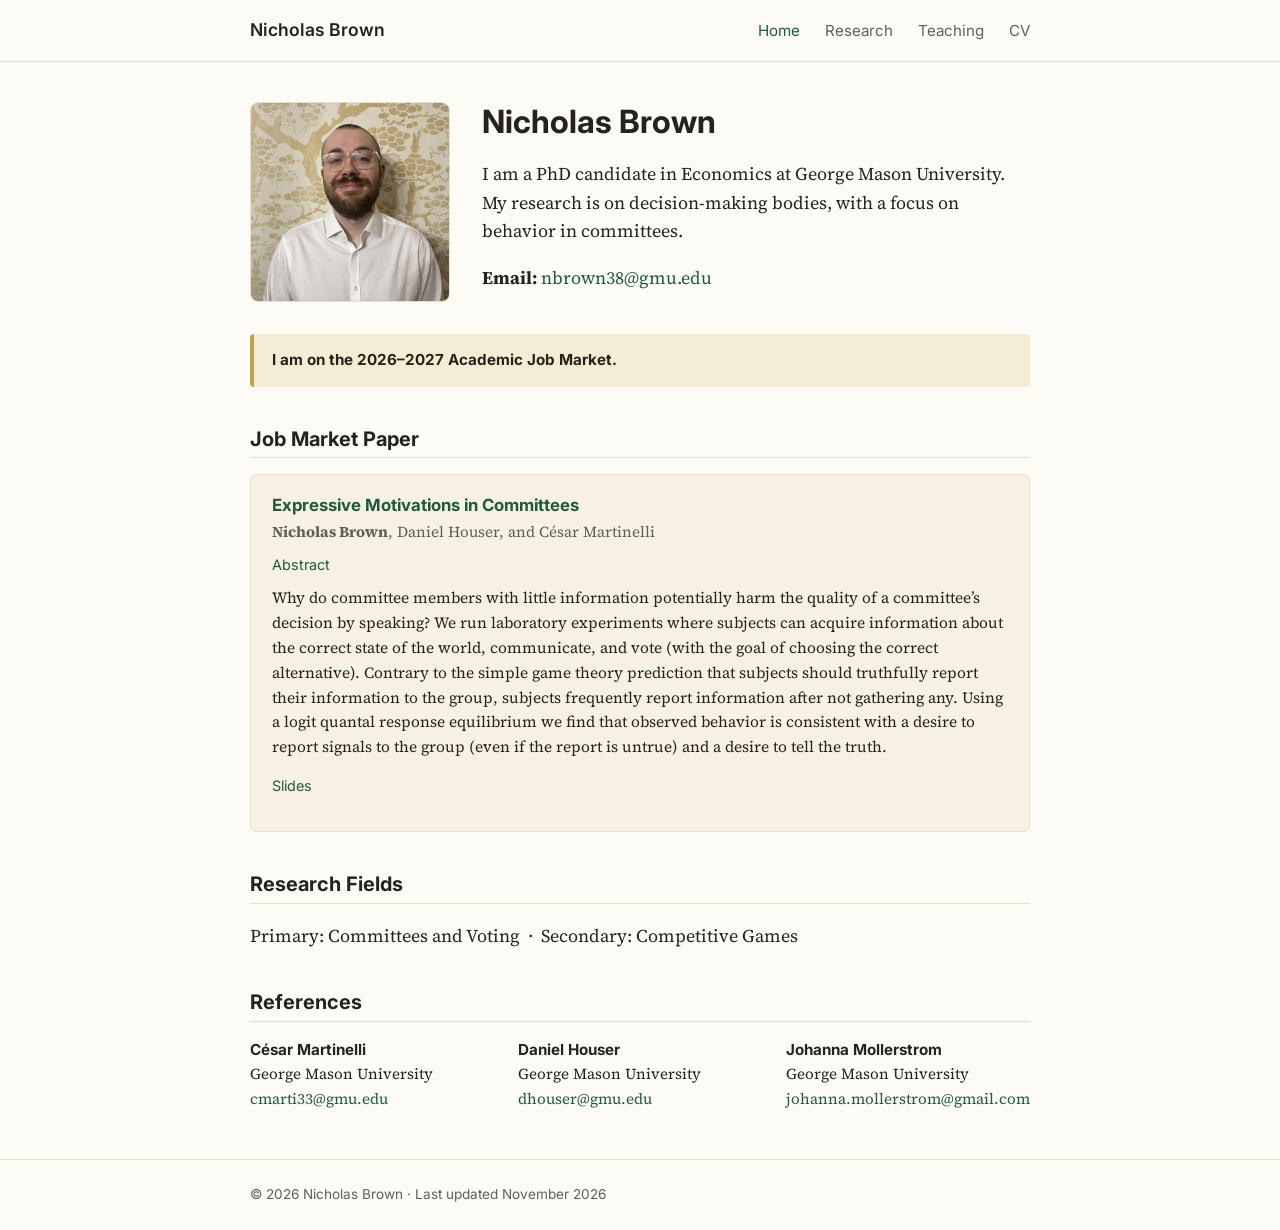
<file: index.html>
<!doctype html>
<html lang="en">
<head>
  <meta charset="utf-8">
  <meta name="viewport" content="width=device-width, initial-scale=1">
  <title>Nicholas Brown | Economics</title>
  <meta name="description" content="Nicholas Brown, PhD candidate in Economics at George Mason University. On the 2026-27 job market.">
  <meta property="og:title" content="Nicholas Brown | Economics">
  <meta property="og:description" content="PhD candidate in Economics at George Mason University. On the 2026-27 job market.">
  <meta property="og:type" content="website">
  <meta property="og:url" content="https://www.nickraybrown.com/">
  <link rel="preconnect" href="https://fonts.googleapis.com">
  <link rel="stylesheet" href="https://fonts.googleapis.com/css2?family=Inter:wght@400;600&family=Source+Serif+4:ital,wght@0,400;0,600;1,400&display=swap">
  <link rel="stylesheet" href="assets/style.css">
  <link rel="icon" href="assets/favicon.svg" type="image/svg+xml">
</head>
<body>
  <header class="site">
    <div class="wrap">
      <span class="site-name">Nicholas Brown</span>
      <nav>
        <a href="./" class="active">Home</a>
        <a href="research.html">Research</a>
        <a href="teaching.html">Teaching</a>
        <a href="cv.pdf" target="_blank" rel="noopener">CV</a>
      </nav>
    </div>
  </header>

  <main class="wrap">
    <section class="intro">
      <img src="assets/headshot.jpg" width="640" height="640" alt="Photo of Nicholas Brown">
      <div>
        <h1>Nicholas Brown</h1>
        <p>
          I am a PhD candidate in Economics at George Mason University. My research
          is on decision-making bodies, with a focus on behavior in committees.
        </p>
        <p>
          <strong>Email:</strong> <a href="mailto:nbrown38@gmu.edu">nbrown38@gmu.edu</a>
        </p>
      </div>
    </section>

    <div class="banner">
      <strong>I am on the 2026–2027 Academic Job Market.</strong>
    </div>

    <h2>Job Market Paper</h2>
    <div class="paper featured">
      <h3><a href="files/jmp.pdf" target="_blank" rel="noopener">Expressive Motivations in Committees</a></h3>
      <p class="meta"><strong>Nicholas Brown</strong>, Daniel Houser, and César Martinelli</p>
      <details open>
        <summary>Abstract</summary>
        <p>
          Why do committee members with little information potentially harm the quality of a committee’s decision by speaking? We run laboratory experiments where subjects can acquire information about the correct state of the world, communicate, and vote (with the goal of choosing the correct alternative). Contrary to the simple game theory prediction that subjects should truthfully report their information to the group, subjects frequently report information after not gathering any. Using a logit quantal response equilibrium we find that observed behavior is consistent with a desire to report signals to the group (even if the report is untrue) and a desire to tell the truth.
        </p>
      </details>
      <p class="actions">
        <a href="files/presentation_expressive_motivations.pdf" target="_blank" rel="noopener">Slides</a>
      </p>
    </div>

    <h2>Research Fields</h2>
    <p>Primary: Committees and Voting &nbsp;·&nbsp; Secondary: Competitive Games</p>

    <h2>References</h2>
    <div class="refs">
      <div>
        <strong>C&eacute;sar Martinelli</strong><br>
        George Mason University<br>
        <a href="mailto:cmarti33@gmu.edu">cmarti33@gmu.edu</a>
      </div>
      <div>
        <strong>Daniel Houser</strong><br>
        George Mason University<br>
        <a href="mailto:dhouser@gmu.edu">dhouser@gmu.edu</a>
      </div>
      <div>
        <strong>Johanna Mollerstrom</strong><br>
        George Mason University<br>
        <a href="mailto:johanna.mollerstrom@gmail.com">johanna.mollerstrom@gmail.com</a>
      </div>
    </div>
  </main>

  <footer>
    <div class="wrap">© 2026 Nicholas Brown · Last updated November 2026</div>
  </footer>
</body>
</html>
</file>
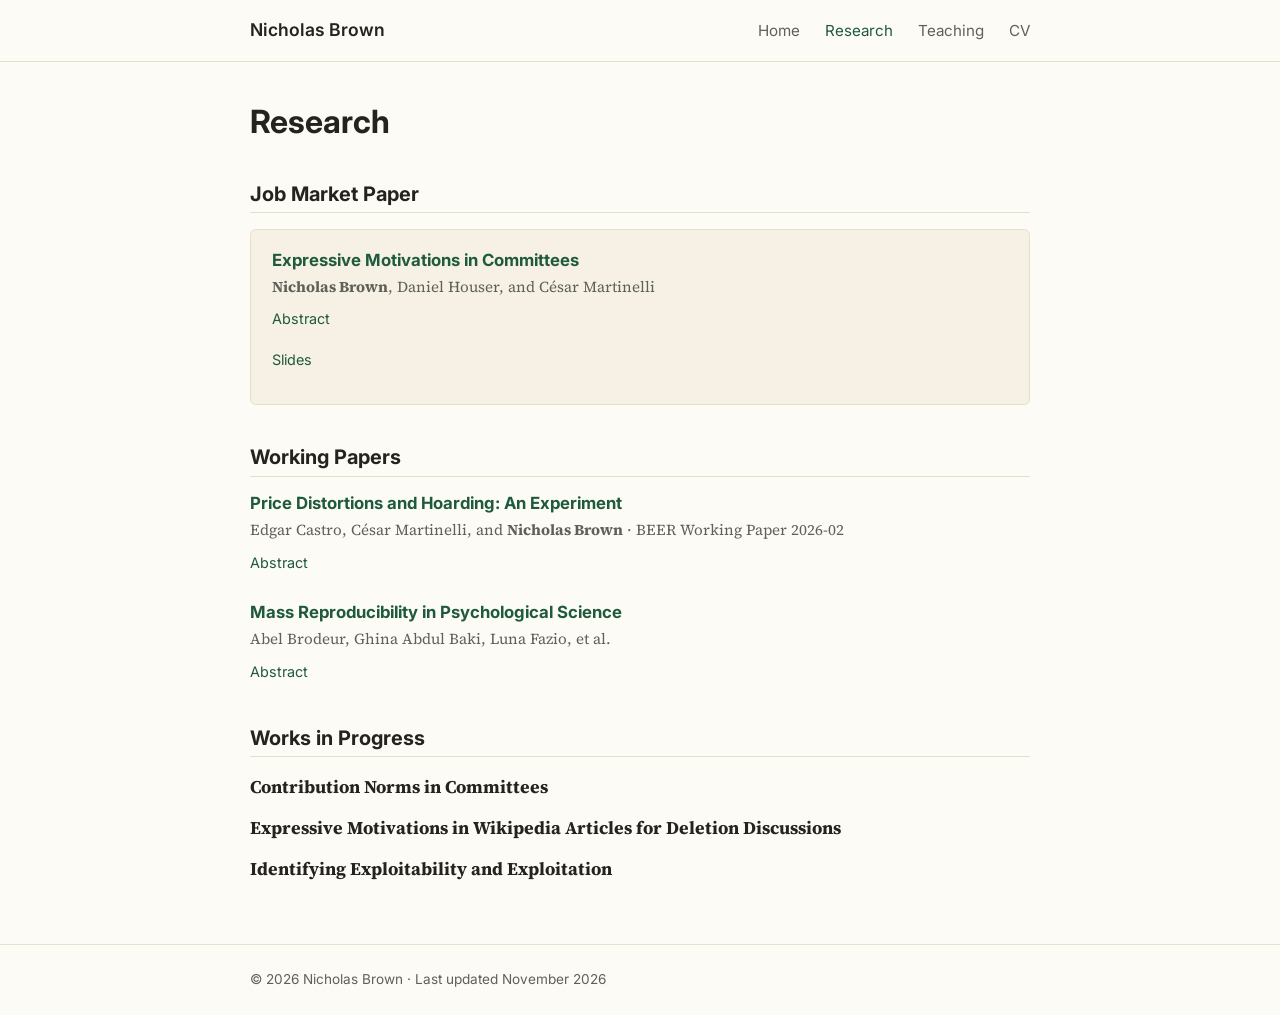
<file: research.html>
<!doctype html>
<html lang="en">
<head>
  <meta charset="utf-8">
  <meta name="viewport" content="width=device-width, initial-scale=1">
  <title>Research | Nicholas Brown</title>
  <meta name="description" content="Research by Nicholas Brown, PhD candidate in Economics.">
  <link rel="preconnect" href="https://fonts.googleapis.com">
  <link rel="stylesheet" href="https://fonts.googleapis.com/css2?family=Inter:wght@400;600&family=Source+Serif+4:ital,wght@0,400;0,600;1,400&display=swap">
  <link rel="stylesheet" href="assets/style.css">
  <link rel="icon" href="assets/favicon.svg" type="image/svg+xml">
</head>
<body>
  <header class="site">
    <div class="wrap">
      <span class="site-name">Nicholas Brown</span>
      <nav>
        <a href="./">Home</a>
        <a href="research.html" class="active">Research</a>
        <a href="teaching.html">Teaching</a>
        <a href="cv.pdf" target="_blank" rel="noopener">CV</a>
      </nav>
    </div>
  </header>

  <main class="wrap">
    <h1>Research</h1>

    <h2>Job Market Paper</h2>
    <div class="paper featured">
      <h3><a href="files/jmp.pdf" target="_blank" rel="noopener">Expressive Motivations in Committees</a></h3>
      <p class="meta"><strong>Nicholas Brown</strong>, Daniel Houser, and César Martinelli</p>
      <details>
        <summary>Abstract</summary>
        <p>Why do committee members with little information potentially harm the quality of a committee’s decision by speaking? We run laboratory experiments where subjects can acquire information about the correct state of the world, communicate, and vote (with the goal of choosing the correct alternative). Contrary to the simple game theory prediction that subjects should truthfully report their information to the group, subjects frequently report information after not gathering any. Using a logit quantal response equilibrium we find that observed behavior is consistent with a desire to report signals to the group (even if the report is untrue) and a desire to tell the truth.</p>
      </details>
      <p class="actions">
        <a href="files/presentation_expressive_motivations.pdf" target="_blank" rel="noopener">Slides</a>
      </p>
    </div>


    <h2>Working Papers</h2>
    <div class="paper">
      <h3><a href="https://beer-lab.org/investigacion/wp/2026-02/BEER_WP_2026-02_Castro_Martinelli_Brown_Price_Distortions_Hoarding.pdf" target="_blank" rel="noopener">Price Distortions and Hoarding: An Experiment</a></h3>
      <p class="meta">Edgar Castro, César Martinelli, and <strong>Nicholas Brown</strong> · BEER Working Paper 2026-02</p>
      <details>
        <summary>Abstract</summary>
        <p>We study how current and anticipated price distortions affect storage decisions in a two-period model. Both anticipated rationing and anticipated price liberalization create incentives to hoard, though for different reasons. We test these predictions in the laboratory using three treatments: a free market with rising costs, an anticipated price cap, and liberalization following a price cap. The model successfully predicts the broad patterns of shortages and prices across treatments. Under liberalization, shortages become increasingly severe as participants gain experience with the regulated market, and prices more than double once the cap is lifted. When a price cap is anticipated, however, participants store less than predicted and bid too little for storage, as if they underestimate the severity of future rationing. Both price-control regimes entail substantial welfare losses with respect to the free market, with liberalization producing the lowest surplus as rent-seeking rather than defensive storage becomes the dominant motive for hoarding.</p>
      </details>
    </div>
    <div class="paper">
      <h3><a href="https://www.econstor.eu/bitstream/10419/344024/1/I4R-DP326.pdf" target="_blank" rel="noopener">Mass Reproducibility in Psychological Science</a></h3>
      <p class="meta">Abel Brodeur, Ghina Abdul Baki, Luna Fazio, et al.</p>
      <details>
        <summary>Abstract</summary>
        <p>Concerns about the credibility and reproducibility of published findings have motivated numerous initiatives to improve transparency in psychology. In this article, we present evidence from a large-scale reproducibility initiative conducted in partnership between Psychological Science and the Institute for Replication (I4R). Our project systematically reproduces empirical results published in the journal between 2024 and 2025 using independent research teams. Through a combination of Replication Games and researcher-led initiatives, 67 independent teams examined 44% of the articles (i.e., 64 articles) published during our time frame, documenting data and code availability, checking for coding errors, and deviations from preregistration, and computationally reproducing the main numerical results. We find that the majority of articles provide cleaned data and analysis scripts, though raw data and data-cleaning scripts are shared far less often. Computational reproducibility depends strongly on the starting point: 58.2% of articles are fully reproducible from final analysis data, but only 28.4% are fully reproducible from raw data. Teams identify coding errors or statistical reporting inconsistencies in 63% of articles, although most issues are minor; 40.5% of the articles flagged with coding or statistical reporting issues contain discrepancies with potentially major implications for estimates or interpretation. Preregistration is common (74.6% of articles), yet 84% of preregistered articles deviate from their pre-analysis plan, and nearly half of these deviations go unacknowledged. Our findings provide new insights into the reliability of empirical results in a leading psychology journal and highlight the value of structured mass reproducibility initiatives.</p>
      </details>
    </div>

    <h2>Works in Progress</h2>
    <ul class="plain">
      <li><strong>Contribution Norms in Committees</strong></li>
      <li><strong>Expressive Motivations in Wikipedia Articles for Deletion Discussions</strong></li>
      <li><strong>Identifying Exploitability and Exploitation</strong></li>
    </ul>
  </main>

  <footer>
    <div class="wrap">© 2026 Nicholas Brown · Last updated November 2026</div>
  </footer>
</body>
</html>
</file>
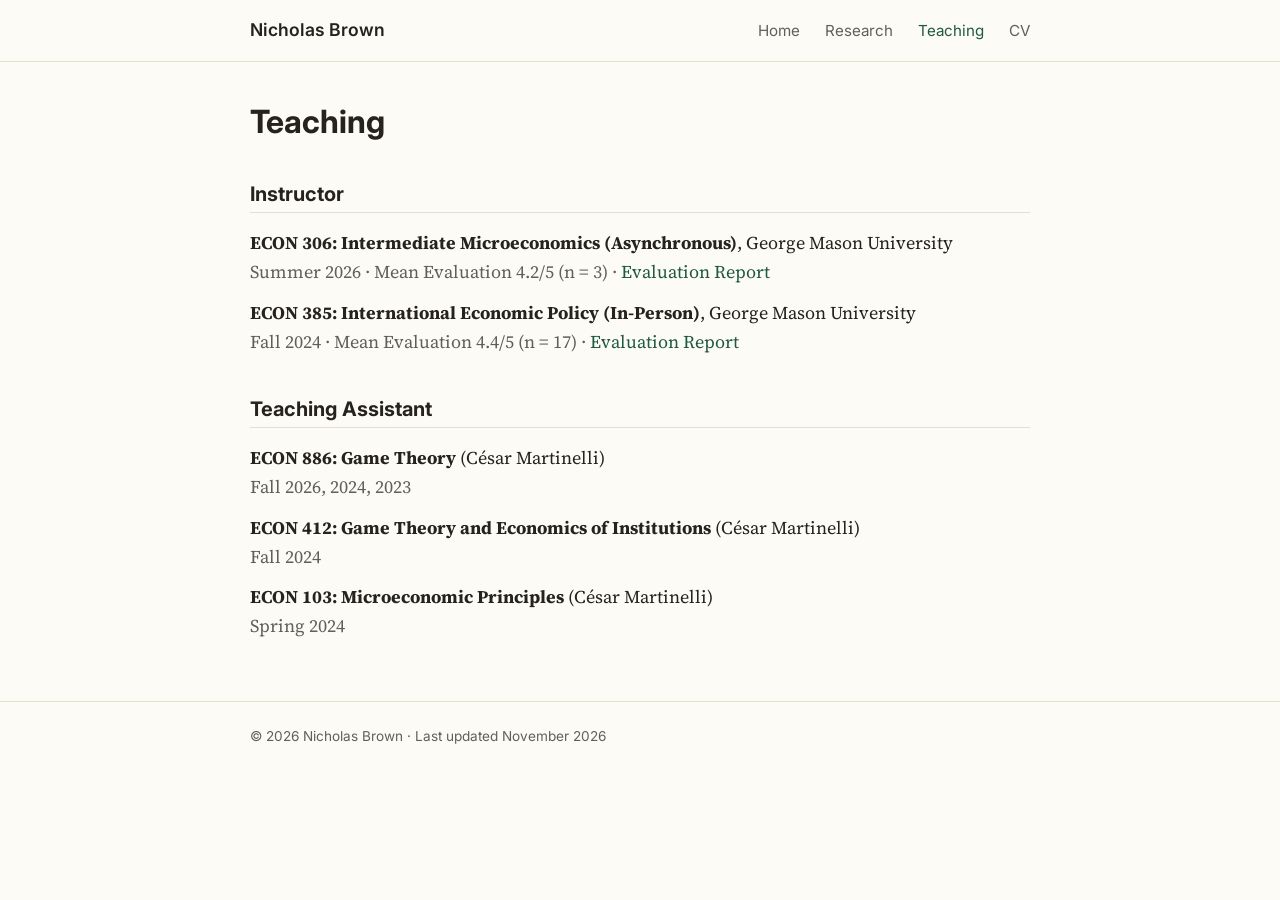
<file: teaching.html>
<!doctype html>
<html lang="en">
<head>
  <meta charset="utf-8">
  <meta name="viewport" content="width=device-width, initial-scale=1">
  <title>Teaching | Nicholas Brown</title>
  <meta name="description" content="Teaching experience of Nicholas Brown, PhD candidate in Economics.">
  <link rel="preconnect" href="https://fonts.googleapis.com">
  <link rel="stylesheet" href="https://fonts.googleapis.com/css2?family=Inter:wght@400;600&family=Source+Serif+4:ital,wght@0,400;0,600;1,400&display=swap">
  <link rel="stylesheet" href="assets/style.css">
  <link rel="icon" href="assets/favicon.svg" type="image/svg+xml">
</head>
<body>
  <header class="site">
    <div class="wrap">
      <span class="site-name">Nicholas Brown</span>
      <nav>
        <a href="./">Home</a>
        <a href="research.html">Research</a>
        <a href="teaching.html" class="active">Teaching</a>
        <a href="cv.pdf" target="_blank" rel="noopener">CV</a>
      </nav>
    </div>
  </header>

  <main class="wrap">
    <h1>Teaching</h1>
    <h2>Instructor</h2>
    <ul class="plain">
      <li>
        <strong>ECON 306: Intermediate Microeconomics (Asynchronous)</strong>, George Mason University<br>
        <span class="muted">Summer 2026 · Mean Evaluation 4.2/5 (n = 3) · <a href="files/evals-econ306-summer2026.pdf" target="_blank" rel="noopener">Evaluation Report</a></span>
      </li>
      <li>
        <strong>ECON 385: International Economic Policy (In-Person)</strong>, George Mason University<br>
        <span class="muted">Fall 2024 · Mean Evaluation 4.4/5 (n = 17) · <a href="files/evals-econ385-fall2024.pdf" target="_blank" rel="noopener">Evaluation Report</a></span>
      </li>
    </ul>

    <h2>Teaching Assistant</h2>
    <ul class="plain">
      <li>
        <strong>ECON 886: Game Theory</strong> (César Martinelli)<br>
        <span class="muted">Fall 2026, 2024, 2023</span>
      </li>
      <li>
        <strong>ECON 412: Game Theory and Economics of Institutions</strong> (César Martinelli)<br>
        <span class="muted">Fall 2024</span>
      </li>
      <li>
        <strong>ECON 103: Microeconomic Principles</strong> (César Martinelli)<br>
        <span class="muted">Spring 2024</span>
      </li>
    </ul>
  </main>

  <footer>
    <div class="wrap">© 2026 Nicholas Brown · Last updated November 2026</div>
  </footer>
</body>
</html>
</file>
<file: assets/style.css>
/* ---------- Theme tokens ---------- */
/* Palette drawn from the headshot: warm cream wallpaper, gold, white shirt,
   with a deep green accent (George Mason's green) to anchor it. */
:root {
  --bg: #fdfbf6;
  --text: #25231c;
  --muted: #5f6159;
  --accent: #1f5a3c;        /* deep green */
  --gold: #c2a14a;          /* wallpaper gold */
  --border: #e6dfcb;
  --card: #f6f1e4;
  --banner-bg: #f4ecd3;
  --max: 820px;
  --font: "Source Serif 4", Georgia, "Times New Roman", serif;
  --sans: "Inter", -apple-system, "Segoe UI", Roboto, sans-serif;
}
@media (prefers-color-scheme: dark) {
  :root {
    --bg: #16150f;
    --text: #ece8dc;
    --muted: #a8a496;
    --accent: #d9b95c;
    --gold: #d9b95c;
    --border: #2f2c20;
    --card: #1f1d15;
    --banner-bg: #2a2614;
  }
}

/* ---------- Base ---------- */
* { box-sizing: border-box; }
html { -webkit-text-size-adjust: 100%; }
body {
  margin: 0;
  background: var(--bg);
  color: var(--text);
  font-family: var(--font);
  font-size: 18px;
  line-height: 1.6;
}
a { color: var(--accent); text-decoration: none; }
a:hover { text-decoration: underline; }
h1, h2, h3 { font-family: var(--sans); line-height: 1.25; }
h1 { font-size: 2rem; margin: 0 0 .25rem; }
h2 {
  font-size: 1.25rem;
  margin: 2.5rem 0 1rem;
  padding-bottom: .35rem;
  border-bottom: 1px solid var(--border);
}
h3 { font-size: 1.05rem; margin: 0 0 .25rem; }
.wrap { max-width: var(--max); margin: 0 auto; padding: 0 20px; }
.muted { color: var(--muted); }

/* ---------- Header / nav ---------- */
header.site {
  border-bottom: 1px solid var(--border);
  font-family: var(--sans);
}
header.site .wrap {
  display: flex;
  flex-wrap: wrap;
  align-items: center;
  justify-content: space-between;
  gap: .5rem 1.5rem;
  padding-top: 1rem;
  padding-bottom: 1rem;
}
.site-name { font-weight: 600; font-size: 1.1rem; color: var(--text); }
nav a {
  color: var(--muted);
  margin-left: 1.25rem;
  font-size: .95rem;
}
nav a:first-child { margin-left: 0; }
nav a.active, nav a:hover { color: var(--accent); text-decoration: none; }

main.wrap { padding-top: 2.5rem; padding-bottom: 3rem; }

/* ---------- Home intro ---------- */
.intro {
  display: grid;
  grid-template-columns: 200px 1fr;
  gap: 2rem;
  align-items: stretch;
}
.intro > div > p:last-child { margin-bottom: 0; }
.intro img {
  width: 200px;
  height: 100%;
  min-height: 200px;
  border-radius: 8px;
  object-fit: cover;
  object-position: 50% 22%;
  border: 1px solid var(--border);
}
.title-line { font-family: var(--sans); color: var(--muted); margin: 0 0 1rem; }
.links { font-family: var(--sans); font-size: .95rem; margin-top: 1rem; }
.links a { display: inline-block; margin-right: 1rem; }

.banner {
  background: var(--banner-bg);
  border-left: 4px solid var(--gold);
  padding: .9rem 1.1rem;
  margin: 2rem 0 0;
  border-radius: 4px;
  font-family: var(--sans);
  font-size: .95rem;
}

/* ---------- Papers ---------- */
.paper { margin-bottom: 1.6rem; }
.paper.featured {
  background: var(--card);
  border: 1px solid var(--border);
  border-radius: 6px;
  padding: 1.2rem 1.3rem;
}
.paper .meta { color: var(--muted); font-size: .95rem; margin: 0 0 .35rem; }
.paper .actions { font-family: var(--sans); font-size: .9rem; }
.paper .actions a { margin-right: .9rem; }
details summary {
  cursor: pointer;
  font-family: var(--sans);
  font-size: .9rem;
  color: var(--accent);
  display: inline-block;
}
details p { margin: .5rem 0 0; font-size: .97rem; }

/* ---------- Lists / references ---------- */
ul.plain { list-style: none; padding: 0; margin: 0; }
ul.plain li { margin-bottom: .75rem; }
.refs {
  display: grid;
  grid-template-columns: repeat(auto-fit, minmax(220px, 1fr));
  gap: 1rem 1.5rem;
}
.refs div { font-size: .95rem; }
.refs strong { font-family: var(--sans); }

/* ---------- Footer ---------- */
footer {
  border-top: 1px solid var(--border);
  padding: 1.5rem 0;
  font-family: var(--sans);
  font-size: .85rem;
  color: var(--muted);
}

/* ---------- Mobile ---------- */
@media (max-width: 640px) {
  body { font-size: 17px; }
  .intro { grid-template-columns: 1fr; gap: 1.25rem; }
  .intro img { width: 150px; height: 150px; min-height: 0; }
  nav a { margin-left: 1rem; display: inline-block; padding: .5rem 0; }
  .paper .actions a { display: inline-block; padding: .4rem 0; }
  .refs a, .intro a { overflow-wrap: anywhere; }
}

/* ---------- Print ---------- */
@media print {
  header.site nav, footer, details summary { display: none; }
  details > p { display: block; }
  a { color: inherit; }
}
</file>
